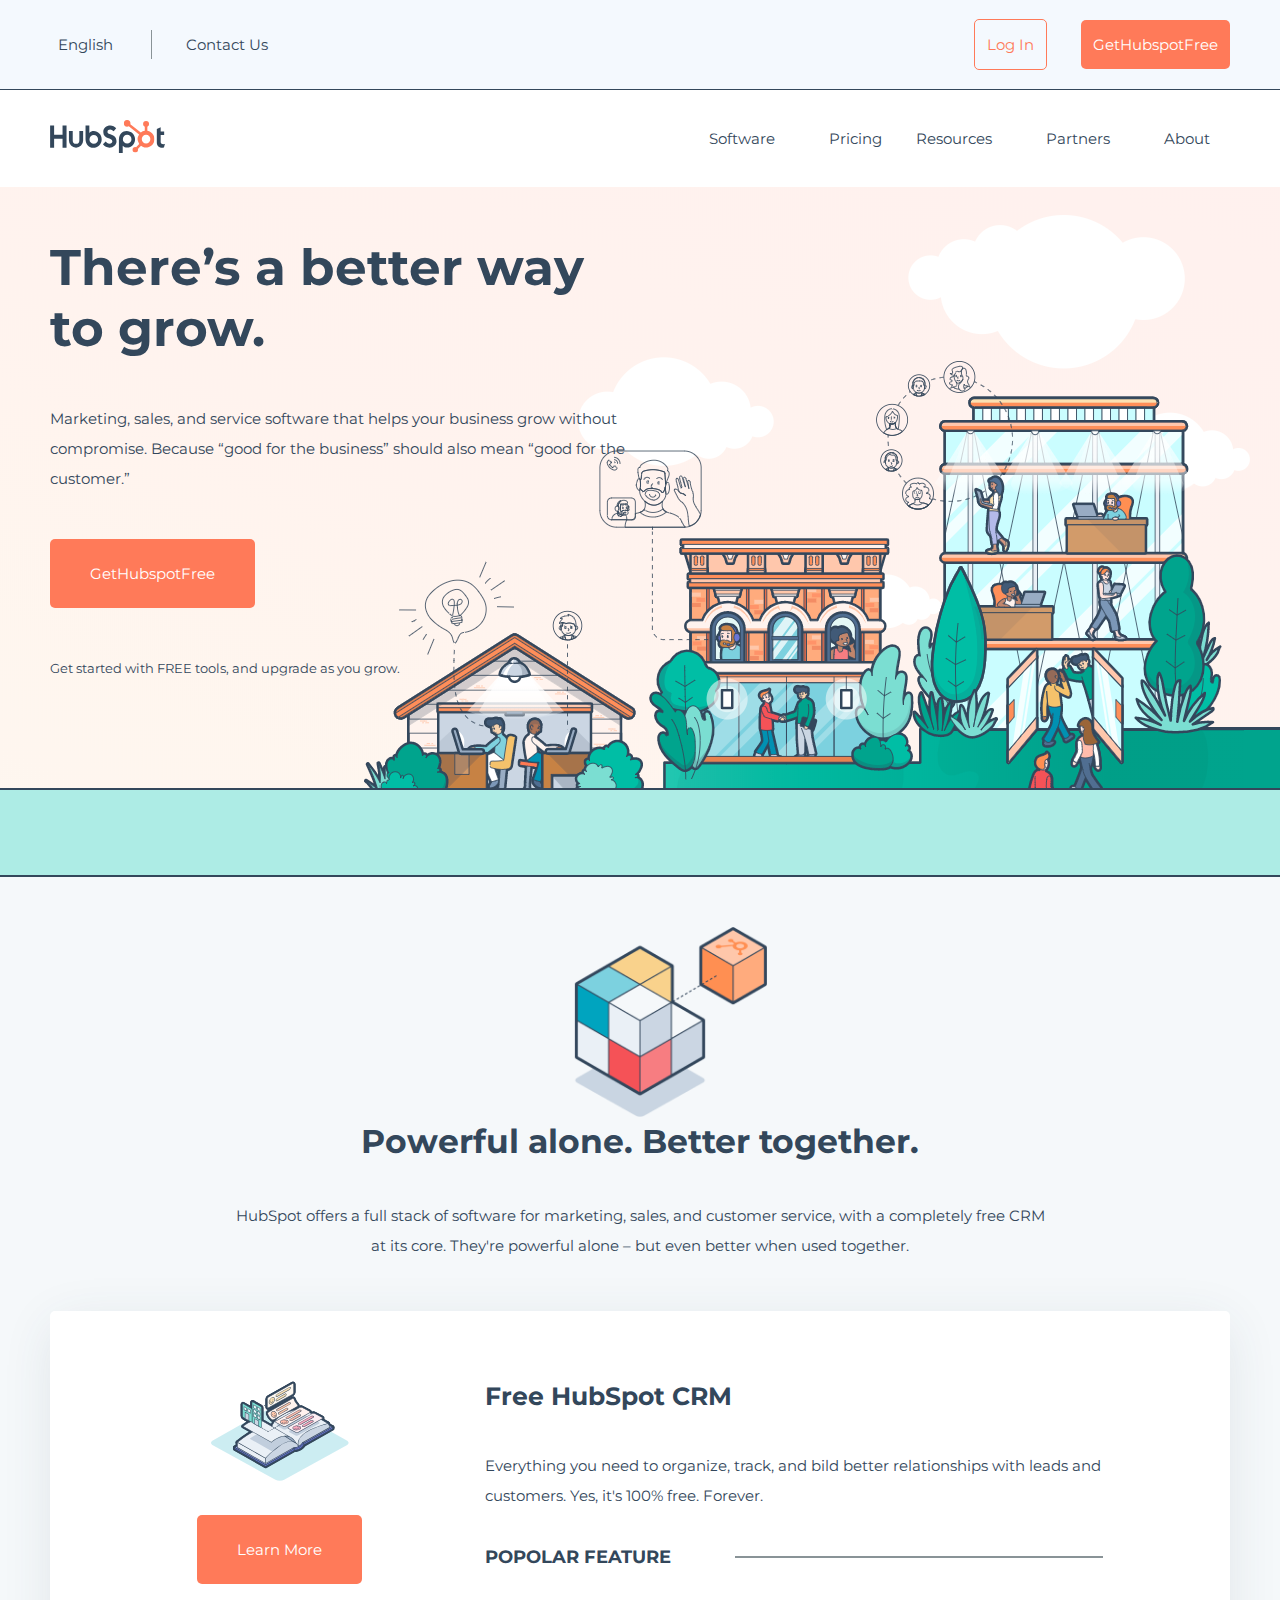
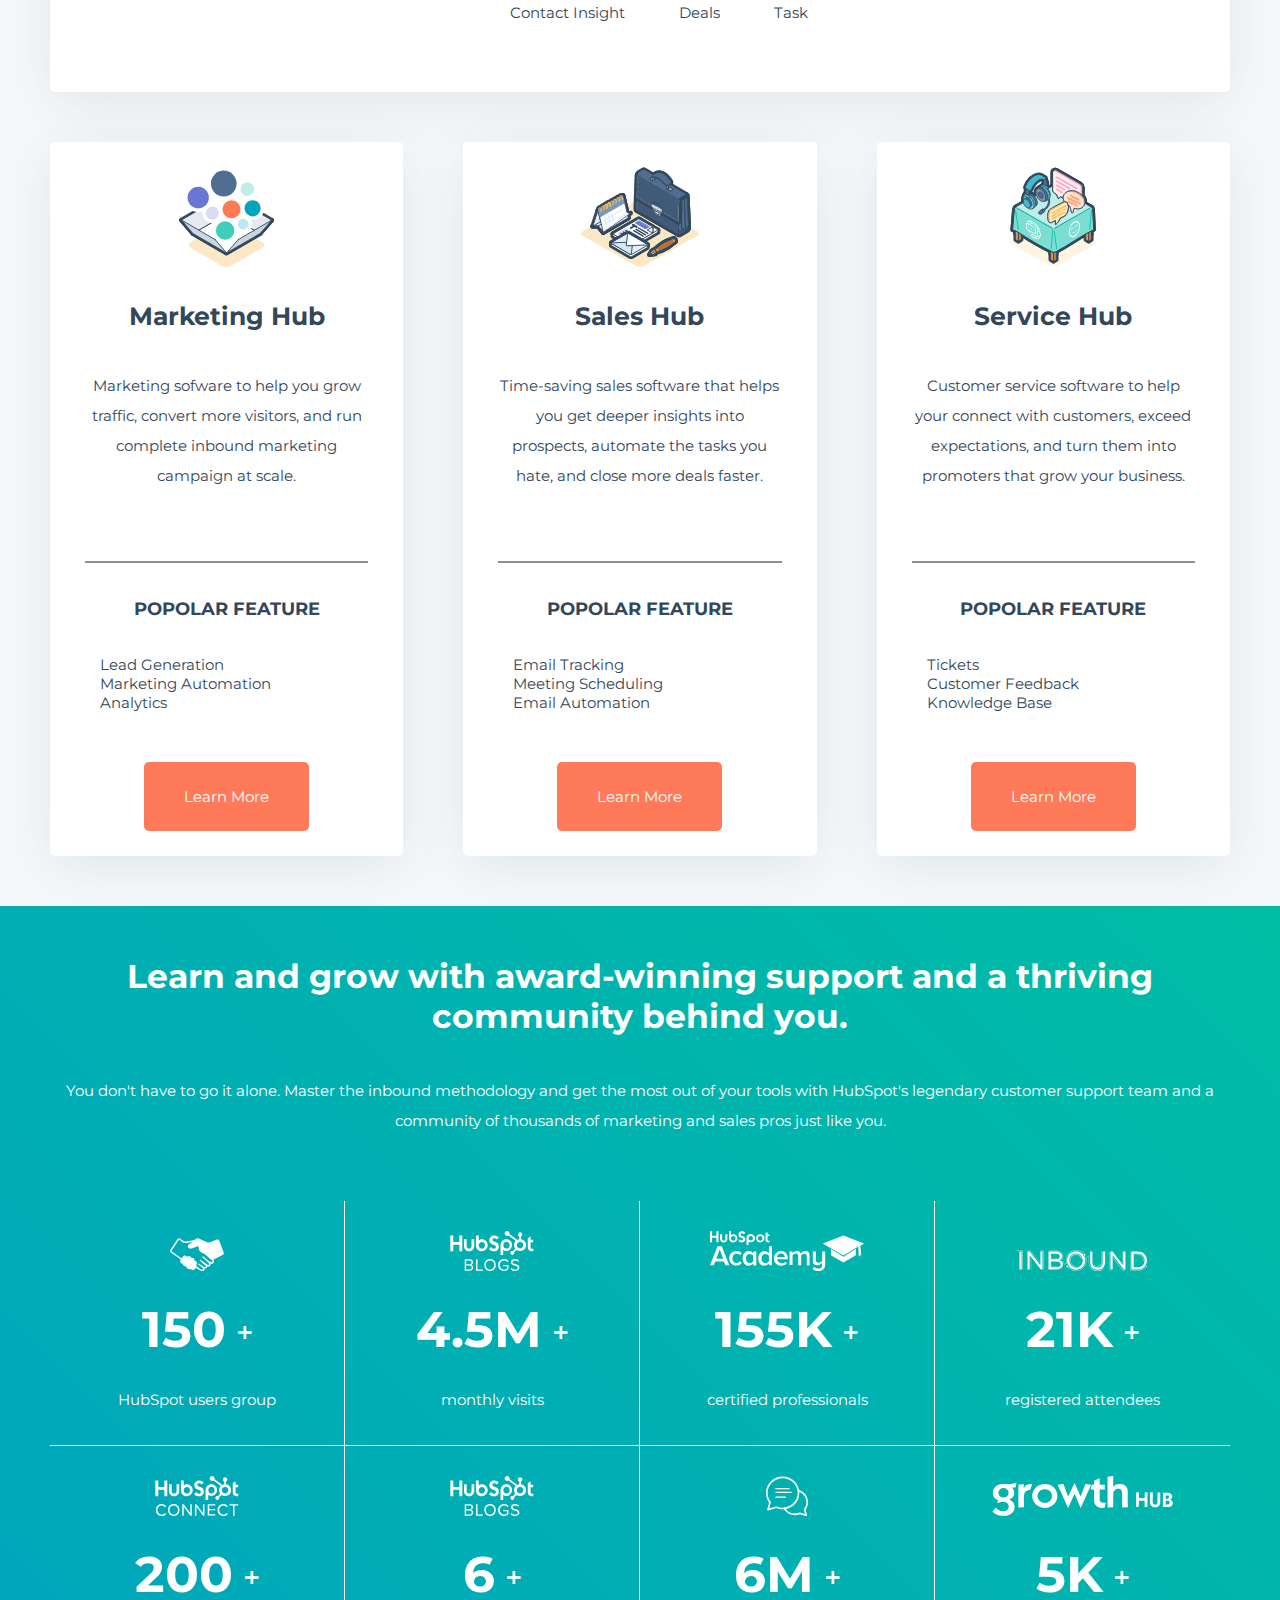
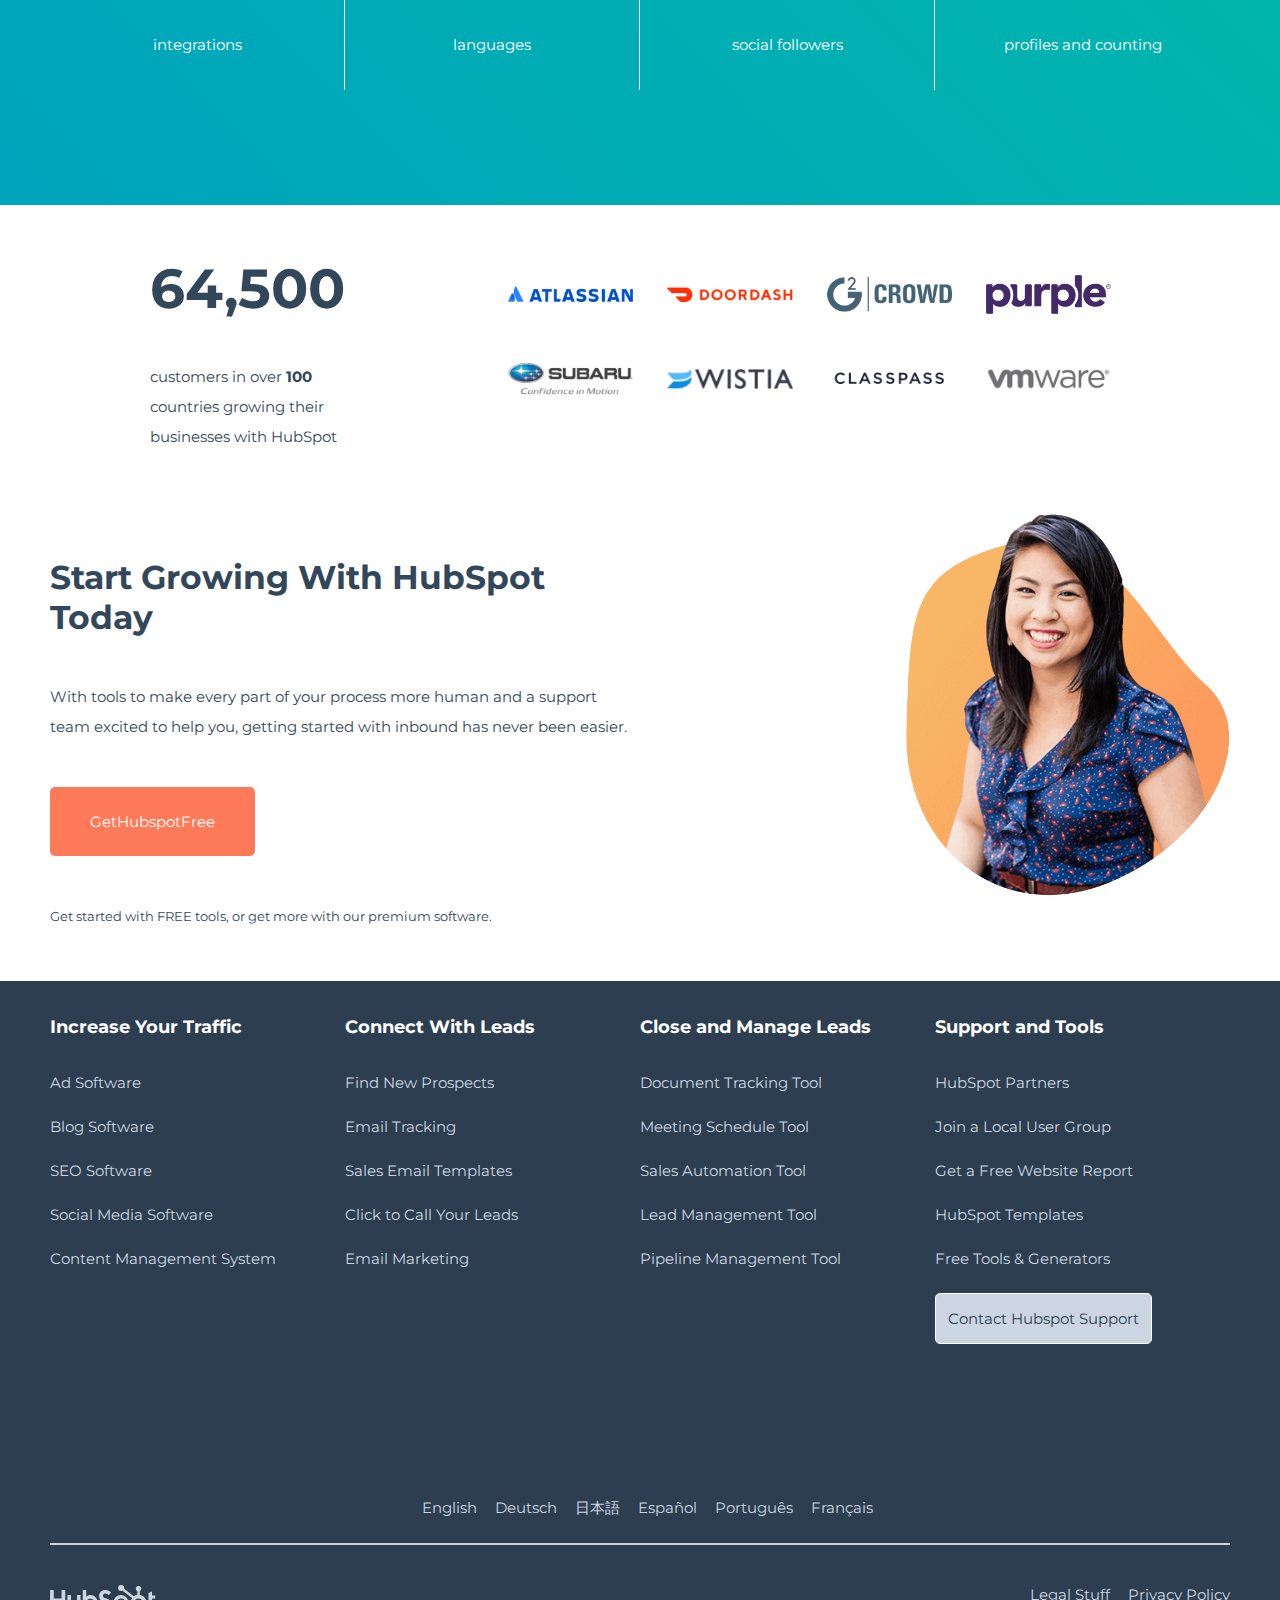
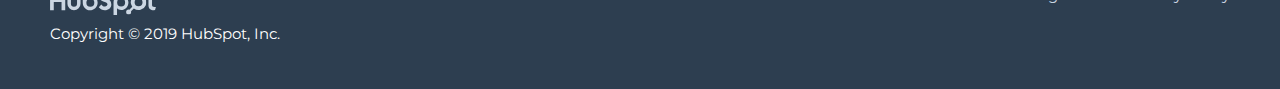
<file: index.html>
<!DOCTYPE html>
<html lang="en" dir="ltr">
  <head>
    <meta charset="utf-8">
    <title>Hubspot</title>
    <!-- google font -->
    <link rel="preconnect" href="https://fonts.gstatic.com">
    <link href="https://fonts.googleapis.com/css2?family=Montserrat:wght@400;500;700&display=swap" rel="stylesheet">
    <!-- /google font -->
    <!-- fontawesome -->
    <link rel="stylesheet" href="https://cdnjs.cloudflare.com/ajax/libs/font-awesome/5.15.2/css/all.min.css" integrity="sha512-HK5fgLBL+xu6dm/Ii3z4xhlSUyZgTT9tuc/hSrtw6uzJOvgRr2a9jyxxT1ely+B+xFAmJKVSTbpM/CuL7qxO8w==" crossorigin="anonymous" />
    <!-- /fontawesome -->
    <link rel="stylesheet" href="css/style.css">
  </head>

  <body>
    <!-- header -->
    <header>
      <!-- top-header -->
      <div class="header-top">
        <div class="container c-1180">
          <nav class="header-nav top-left-nav col-50">
            <ul>
              <li><a href="#"><i class="fas fa-globe-europe"></i><span>English</span><i class="fas fa-chevron-down"></i></a></li>
              <li><a href="#">Contact Us</a></li>
            </ul>
          </nav><!--
          --><nav class="top-right-nav right-text col-50">
            <ul>
              <li><a href="#"><i class="fas fa-search"></i></a></li>
              <li><a class="nav-btn btn-bordered" href="#">Log In</a></li>
              <li><a class="nav-btn btn-orange" href="#">GetHubspotFree</a></li>
            </ul>
          </nav>
        </div>
      </div>
      <!-- /top-header -->
      <!-- bottom-header -->
      <div class="header-bottom">
        <div class="container c-1180">
          <div class="header-nav bottom-left-nav">
            <a href="#"><img id="main-logo" src="img/logo.svg" alt="logo"></a>
          </div><!--
          --><nav class="header-nav bottom-right-nav right-text">
            <ul>
              <li><a href="">Software<i class="fas fa-chevron-down"></i></a></li>
              <li><a href="">Pricing</a></li>
              <li><a href="">Resources<i class="fas fa-chevron-down"></i></a></li>
              <li><a href="">Partners<i class="fas fa-chevron-down"></i></a></li>
              <li><a href="">About<i class="fas fa-chevron-down"></i></a></li>
            </ul>
          </nav>
        </div>
      </div>
      <!-- /bottom-header -->
    </header>
    <!-- /header -->
    <main>
      <!-- jumbo -->
      <section id="home-jumbotron" class="overlay jumbo-ov">
        <div class="container c-1180">
          <div class="jumbo-text col-50">
            <h1>There’s a better way to grow.</h1>
            <p>Marketing, sales, and service software that helps your business grow without compromise. Because “good for the business” should also mean “good for the customer.”</p>
            <a class="btn btn-orange" href="#">GetHubspotFree</a>
            <p><small>Get started with FREE tools, and upgrade as you grow.</small></p>
          </div>
        </div>
      </section>
      <!-- /jumbo -->
      <!-- primary -->
      <section id="home-primary">
        <!-- top-primary -->
        <div class="container c-820 primary-top">
          <img src="img/Integrations_Illustration@2x.webp" alt="">
          <h2>Powerful alone. Better together.</h2>
          <p>HubSpot offers a full stack of software for marketing, sales, and customer service, with a completely free CRM at its core. They're powerful alone – but even better when used together.</p>
        </div>
        <!-- /top-primary -->
        <!-- middle-primary -->
        <div class="container c-1180 primary-middle primary-box clearfix">
          <div class="primary-middle-left left-floating">
            <img src="img/CRM-Illustration.svg" alt="book-with-box">
            <a href="#" class="btn btn-orange">Learn More</a>
          </div>
          <div class="primary-middle-right left-floating">
            <h3>Free HubSpot CRM</h3>
            <p>Everything you need to organize, track, and bild better relationships with leads and customers. Yes, it's 100% free. Forever.</p>
            <h4>popolar feature</h4>
            <hr>
            <ul>
              <li><i class="fas fa-check-circle"></i>Contact Insight</li>
              <li><i class="fas fa-check-circle"></i>Deals</li>
              <li><i class="fas fa-check-circle"></i>Task</li>
            </ul>
          </div>
        </div>
        <!-- /middle-primary -->
        <!-- bottom-primary -->
        <div class="container c-1180 primary-bottom clearfix">
          <div class="primary-bottom-col primary-box left-floating">
            <img src="img/Marketing-Hub-Free.svg" alt="box-within-balls">
            <h3>Marketing Hub</h3>
            <p>Marketing sofware to help you grow traffic, convert more visitors, and run complete inbound marketing campaign at scale.</p>
            <hr>
            <h4>popolar feature</h4>
            <ul>
              <li><i class="fas fa-check-circle"></i>Lead Generation</li>
              <li><i class="fas fa-check-circle"></i>Marketing Automation</li>
              <li><i class="fas fa-check-circle"></i>Analytics</li>
            </ul>
            <a href="#" class="btn btn-orange">Learn More</a>
          </div>
          <div class="primary-bottom-col primary-box primary-bottom-col-center left-floating">
            <img src="img/Sales-Professional-Illustration.svg" alt="box-within-balls">
            <h3>Sales Hub</h3>
            <p>Time-saving sales software that helps you get deeper insights into prospects, automate the tasks you hate, and close more deals faster.</p>
            <hr>
            <h4>popolar feature</h4>
            <ul>
              <li><i class="fas fa-check-circle"></i>Email Tracking</li>
              <li><i class="fas fa-check-circle"></i>Meeting Scheduling</li>
              <li><i class="fas fa-check-circle"></i>Email Automation</li>
            </ul>
            <a href="#" class="btn btn-orange">Learn More</a>
          </div>
          <div class="primary-bottom-col primary-box left-floating">
            <img src="img/Service-Hub-Illustration.svg" alt="box-within-balls">
            <h3>Service Hub</h3>
            <p>Customer service software to help your connect with customers, exceed expectations, and turn them into promoters that grow your business.</p>
            <hr>
            <h4>popolar feature</h4>
            <ul>
              <li><i class="fas fa-check-circle"></i>Tickets</li>
              <li><i class="fas fa-check-circle"></i>Customer Feedback</li>
              <li><i class="fas fa-check-circle"></i>Knowledge Base</li>
            </ul>
            <a href="#" class="btn btn-orange">Learn More</a>
          </div>
        </div>
        <!-- /bottom-primary -->
      </section>
      <!-- /primary -->
      <!-- community -->
      <section id="home-community">
        <div class="container c-1180">
          <h2>Learn and grow with award-winning support and a thriving community behind you.</h2>
          <p>You don't have to go it alone. Master the inbound methodology and get the most out of your tools with HubSpot's legendary customer support team and a community of thousands of marketing and sales pros just like you.</p>
          <div class="com-wrapper">
            <div class="com-wrapper-row clearfix">
              <div class="community-item left-floating">
                <img src="img/homepage_community_agency.svg" alt="handshake">
                <p class="number">150</p>
                <p>HubSpot users group</p>
              </div>
              <div class="community-item left-floating">
                <img src="img/homepage_community_blog.svg" alt="hubspot-blogs-logo">
                <p class="number">4.5M</p>
                <p>monthly visits</p>
              </div>
              <div class="community-item left-floating">
                <img src="img/homepage_community_academy.svg" alt="hubspot-academy-logo">
                <p class="number">155K</p>
                <p>certified professionals</p>
              </div>
              <div class="community-item left-floating">
                <img src="img/homepage_community_inbound.svg" alt="inbound-logo">
                <p class="number">21K</p>
                <p>registered attendees</p>
              </div>
            </div>
            <div class="com-wrapper-row clearfix">
              <div class="community-item left-floating">
                <img src="img/homepage_community_connect.svg" alt="HubSpot-connect-logo">
                <p class="number">200</p>
                <p>integrations</p>
              </div>
              <div class="community-item left-floating">
                <img src="img/homepage_community_blog.svg" alt="globe">
                <p class="number">6</p>
                <p>languages</p>
              </div>
              <div class="community-item left-floating">
                <img src="img/homepage_community_followers.svg" alt="messagges">
                <p class="number">6M</p>
                <p>social followers</p>
              </div>
              <div class="community-item left-floating">
                <img src="img/growthhub-white-small-1.svg" alt="growthhub-logo">
                <p class="number">5K</p>
                <p>profiles and counting</p>
              </div>
            </div>
          </div>
        </div>
      </section>
      <!-- /community -->
      <!-- customers -->
      <section id="home-customers">
        <!-- top-customers -->
        <div class="cust-top container c-1180 clearfix">
          <div class="cust-top-col-left left-floating">
            <h2>64,500</h2>
            <p>customers in over <strong>100</strong> countries growing their businesses with HubSpot</p>
          </div>
          <div class="cust-top-col-right">
            <img src="img/Atlassian-horizontal-blue@2x.png" alt="atlassian-logo">
            <img src="img/doordash_owler_20181011_194113_original@2x.png" alt="doordash-logo">
            <img src="img/g2crowd-logo@2x.png" alt="g2crowd-logo">
            <img src="img/purple-logo@2x.webp" alt="purple-logo">
            <img src="img/Subaru_Logo_v2_186x63@2x.webp" alt="subaru-logo">
            <img src="img/Wistia_logo@2x.webp" alt="wistia-logo">
            <img src="img/Classpass-logo@2x.webp" alt="classpass-logo">
            <img src="img/VMware_logo_gry_RGB_300dpi@2x.webp" alt="vmware-logo">
          </div>
        </div>
        <!-- /top-customers -->
        <!-- bottom-customers -->
        <div class="cust-bottom container c-1180 clearfix ">
          <div class="cust-bottom-left left-floating col-50">
            <h2>Start Growing With HubSpot Today</h2>
            <p>With tools to make every part of your process more human and a support team excited to help you, getting started with inbound has never been easier.</p>
            <a href="#" class="btn btn-orange">GetHubspotFree</a>
            <p><small>Get started with FREE tools, or get more with our premium software.</small></p>
          </div>
          <div class="right-text left-floating col-50">
            <img class="customer-img" src="img/woman.webp" alt="smiling-woman">
          </div>
        </div>
        <!-- /bottom-customers -->
      </section>
      <!-- /customers -->
    </main>

    <footer>
      <!-- top-footer -->
      <div class="top-footer container c-1180">
        <div class="top-footer-col-wrapper clearfix">
          <div class="left-floating">
            <h4>Increase Your Traffic</h4>
            <ul>
              <li><a href="">Ad Software</a></li>
              <li><a href="">Blog Software</a></li>
              <li><a href="">SEO Software</a></li>
              <li><a href="">Social Media Software</a></li>
              <li><a href="">Content Management System</a></li>
            </ul>
          </div>
          <div class="left-floating">
            <h4>Connect With Leads</h4>
            <ul>
              <li><a href="">Find New Prospects</a></li>
              <li><a href="">Email Tracking</a></li>
              <li><a href="">Sales Email Templates</a></li>
              <li><a href="">Click to Call Your Leads</a></li>
              <li><a href="">Email Marketing</a></li>
            </ul>
          </div>
          <div class="left-floating">
            <h4>Close and Manage Leads</h4>
            <ul>
              <li><a href="">Document Tracking Tool</a></li>
              <li><a href="">Meeting Schedule Tool</a></li>
              <li><a href="">Sales Automation Tool</a></li>
              <li><a href="">Lead Management Tool</a></li>
              <li><a href="">Pipeline Management Tool</a></li>
            </ul>
          </div>
          <div class="left-floating">
            <h4>Support and Tools</h4>
            <ul>
              <li><a href="">HubSpot Partners</a></li>
              <li><a href="">Join a Local User Group</a></li>
              <li><a href="">Get a Free Website Report</a></li>
              <li><a href="">HubSpot Templates</a></li>
              <li><a href="">Free Tools & Generators</a></li>
              <li><a href="" class="nav-btn footer-btn">Contact Hubspot Support</a></li>
              <li>
                <ul class="social-list">
                  <li><a href="https://www.facebook.com/hubspot"><i class="fab fa-facebook-f"></i></a></li>
                  <li><a href="https://www.instagram.com/hubspot/"><i class="fab fa-instagram"></i></a></li>
                  <li><a href="https://www.youtube.com/user/HubSpot"><i class="fab fa-youtube"></i></a></li>
                  <li><a href="https://twitter.com/HubSpot"><i class="fab fa-twitter"></i></a></li>
                  <li><a href="https://www.linkedin.com/company/hubspot"><i class="fab fa-linkedin-in"></i></a></li>
                </ul>
              </li>
            </ul>
          </div>
        </div>
        <nav class="languages-nav">
          <ul>
            <li><a href="">English</a></li>
            <li><a href="">Deutsch</a></li>
            <li><a href="">日本語</a></li>
            <li><a href="">Español</a></li>
            <li><a href="">Português</a></li>
            <li><a href="">Français</a></li>
          </ul>
        </nav>
        <hr>
      </div>
      <!-- /top-footer -->
      <!-- bottom-footer -->
      <div class="bottom-footer container c-1180 clearfix">
        <div class="col-50 left-floating">
          <img src="img/HSLogo_gray.svg" alt="HubSpot-logo-neg">
          <p>Copyright &#169; 2019 HubSpot, Inc.</p>
        </div>
        <div class="left-floating col-50 right-text">
          <a href="#">Legal Stuff</a>
          <a href="#">Privacy Policy</a>
        </div>
      </div>
      <!-- /bottom-footer -->
    </footer>
  </body>
</html>
</file>
<file: css/style.css>
/* general */
* {
  margin: 0;
  padding: 0;
  box-sizing: border-box;
}

body {
  font-family: 'Montserrat', sans-serif;
  color: #33475b;
}

.container {
  margin: auto;
}

.container.c-1180 {
  width: 1180px;
}

.container.c-820 {
  max-width: 820px;
}

.overlay {
  position: relative;
}

.clearfix::after {
  content: "";
  clear: both;
  display: block;
}

.right-text {
  text-align: right;
}

.col-50 {
  width: 50%;
}
/* /general */

/* Typo */
a {
  text-decoration: none;
}

h1 {
  font-size: 50px;
}

h2 {
  font-size: 33px;
}

h3 {
  font-size: 25px;
}

h4 {
  text-transform: uppercase;
  font-size: 18px;
  margin: 35px 0;
}

h2, h3 {
  margin-bottom: 40px;
}

h1, h2, h3, h4 {
  font-weight: 700;
}

p, a, li {
  font-size: 15px;
  font-weight: 400;
}

p {
  line-height: 2;
}

small {
  font-size: 13px;
}

hr {
  border: 1px solid #899397;
}

li {
  list-style: none;
}
/* /Typo */

/* buttons */
.nav-btn {
  padding: 15px 12px;
  border-radius: 5px;
}

.footer-btn {
  color: #2d3e50;
  background-color: #cbd6e2;
  border: 1px solid #fff;
}

.btn {
  padding: 25px 40px;
  border-radius: 5px;
  display: inline-block;
}

.btn-bordered {
  border: 1px solid #ff7a59;
  color: #ff7a59;
}

.btn-orange {
  background-color: #ff7a59;
  color: #fff;
}
/* /buttons */

/* header */
header > div {
  padding: 30px 0;
}

.header-nav a {
  color: #33475b;
}

.header-nav, .top-right-nav, header li {
  display: inline-block;
}

header li:not(:last-child) {
  margin-right: 30px;
}

.header-top {
  background-color: #f4f9fE;
  border-bottom: 1px solid #33475b;
}

.top-left-nav li{
  padding: 5px 30px;
}

.top-left-nav li:first-child{
  padding-left: 0;
  border-right: 1px solid #899397;
  margin: 0;
}

.top-left-nav span {
  padding: 0 8px;
}

.top-right-nav .fas {
  color: #00A4BF;
}

.bottom-left-nav {
  width: 15%;
}

.bottom-right-nav {
  width: 85%;
}

#main-logo {
  width: 65%;
}

.bottom-right-nav, .bottom-left-nav {
  vertical-align: middle;
}

.bottom-right-nav li i {
  padding-left: 20px;
}
/* /header */

/* main */
section {
  padding: 50px 0;
}
/* jumbotron */
#home-jumbotron {
  background-image: url("../img/jumbotron.png");
  height: 690px;
  background-position: bottom right;
  background-repeat: no-repeat;
  background-color: #FFF5EF;
}

.jumbo-ov::before {
  content: "";
  position: absolute;
  bottom: 0;
  left: 0;
  right: 0;
  height: 85px;
  background-color: #ADECE5;
  border-width: 2px 0;
  border-color: #33475b;
  border-style: solid;
}

.jumbo-text * {
  margin-bottom: 45px;
}
/* /jumbotron */

/* home-primary-sec */
#home-primary {
  background-color: #f5f8fa;
  padding-bottom: 50px;
}

#home-primary > div:not(:last-child) {
  margin-bottom: 50px;
}

.primary-top {
  text-align: center;
}

.primary-top img {
  height: 190px;
}

.primary-box {
  background-color: #fff;
  border-radius: 5px;
  box-shadow: 0 10px 50px -5px rgba(51,71,91,0.12);
}

.primary-middle {
  padding: 70px 125px;
}

.left-floating {
  float: left;
}

.primary-middle-left {
  text-align: center;
  width: calc(100%/3);
  padding-right: 100px;
}

.primary-middle-right {
  width: calc(100%/3 * 2);
}

.primary-box img {
  height: 100px;
  margin-bottom: 30px;
}

.primary-middle-right h4, .primary-middle-right hr {
  display: inline-block;
  vertical-align: middle;
}

.primary-middle-right h4 {
  margin-right: 60px;
}

.primary-middle-right hr {
  width: 368px;
}

.primary-middle-right li {
  display: inline-block;
  margin-right: 25px;
}

.primary-middle-right li i {
  padding-right: 25px;
}

.primary-box i {
  color: #ff7a59;
  padding-right: 20px;
}

.primary-bottom-col {
  width: calc(100% / 3 - 40px);
  float: left;
  padding: 25px 35px;
  text-align: center;
}

.primary-bottom-col p {
  margin-bottom: 70px;
}

.primary-bottom-col ul {
  text-align: left;
  margin-bottom: 50px;
}

.primary-bottom-col li i {
  padding-right: 15px;
}

.primary-bottom-col-center {
  margin: 0 60px;
}
/* /home-primary */

/* home-community */
#home-community {
  background-image: linear-gradient(45deg ,#00a4bd,#00bda5);
  color: white;
  text-align: center;
}

.com-wrapper {
  margin: 65px 0;
}

.com-wrapper-row:not(:last-child) {
  border-bottom: 1px solid #fff;
}

.community-item {
  width: calc(100% / 4);
  padding: 30px 0;
}

.community-item:not(:last-child) {
  border-right: 1px solid #fff;
}

.community-item img {
  height: 40px;
}

.community-item strong {
  font-size: 45px;
}

.number {
  font-size: 50px;
  font-weight: 700;
  margin: 30px 0;
  line-height: 1;
}

.number::after {
  content: "+";
  font-size: 30px;
  font-weight: 500;
  vertical-align: middle;
  padding-left: 10px;
}
/* /home-community */

/* home-customers */
/* top */
#home-customers .cust-top {
  padding: 0 100px;
}

.cust-top h2 {
  font-size: 55px;
}

.cust-top-col-left {
  width: 20%;
}

.cust-top-col-right {
  width: 65%;
  float: right;
}

.cust-top-col-right img {
  width: calc( 25% - 4px );
  padding: 20px 15px;
  vertical-align: middle;
}
/* /top */
/* bottom */
.cust-bottom {
  margin-top: 60px;
}

.customer-img {
  width: 55%;
}

.cust-bottom-left * {
  margin-top: 45px;
}
/* /bottom */
/* /home-customers */
/* /main */

/* footer */
footer {
  background-color: #2d3e50;
  color: #fff;
}

.top-footer-col-wrapper > div {
  width: 25%;
}

footer h4 {
  text-transform: none;
}

footer li {
  margin-top: 25px;
}


footer a {
  color: #cbd6e2;
  display: inline-block;
}

.social-list > li {
  display: inline-block;
  margin: 0 25px 0 0;
}

.social-list i {
  font-size: 20px;
}

.languages-nav {
  text-align: center;
  margin: 85px 0 25px;
}

.languages-nav li, .bottom-footer a {
  display: inline-block;
  margin-left: 14px;
}

footer hr {
  border: 1px solid #cbd6e2;
}

.bottom-footer {
  padding: 40px 0;
}

.bottom-footer > div {
  display: inline-block;
}
/* /footer */
</file>
